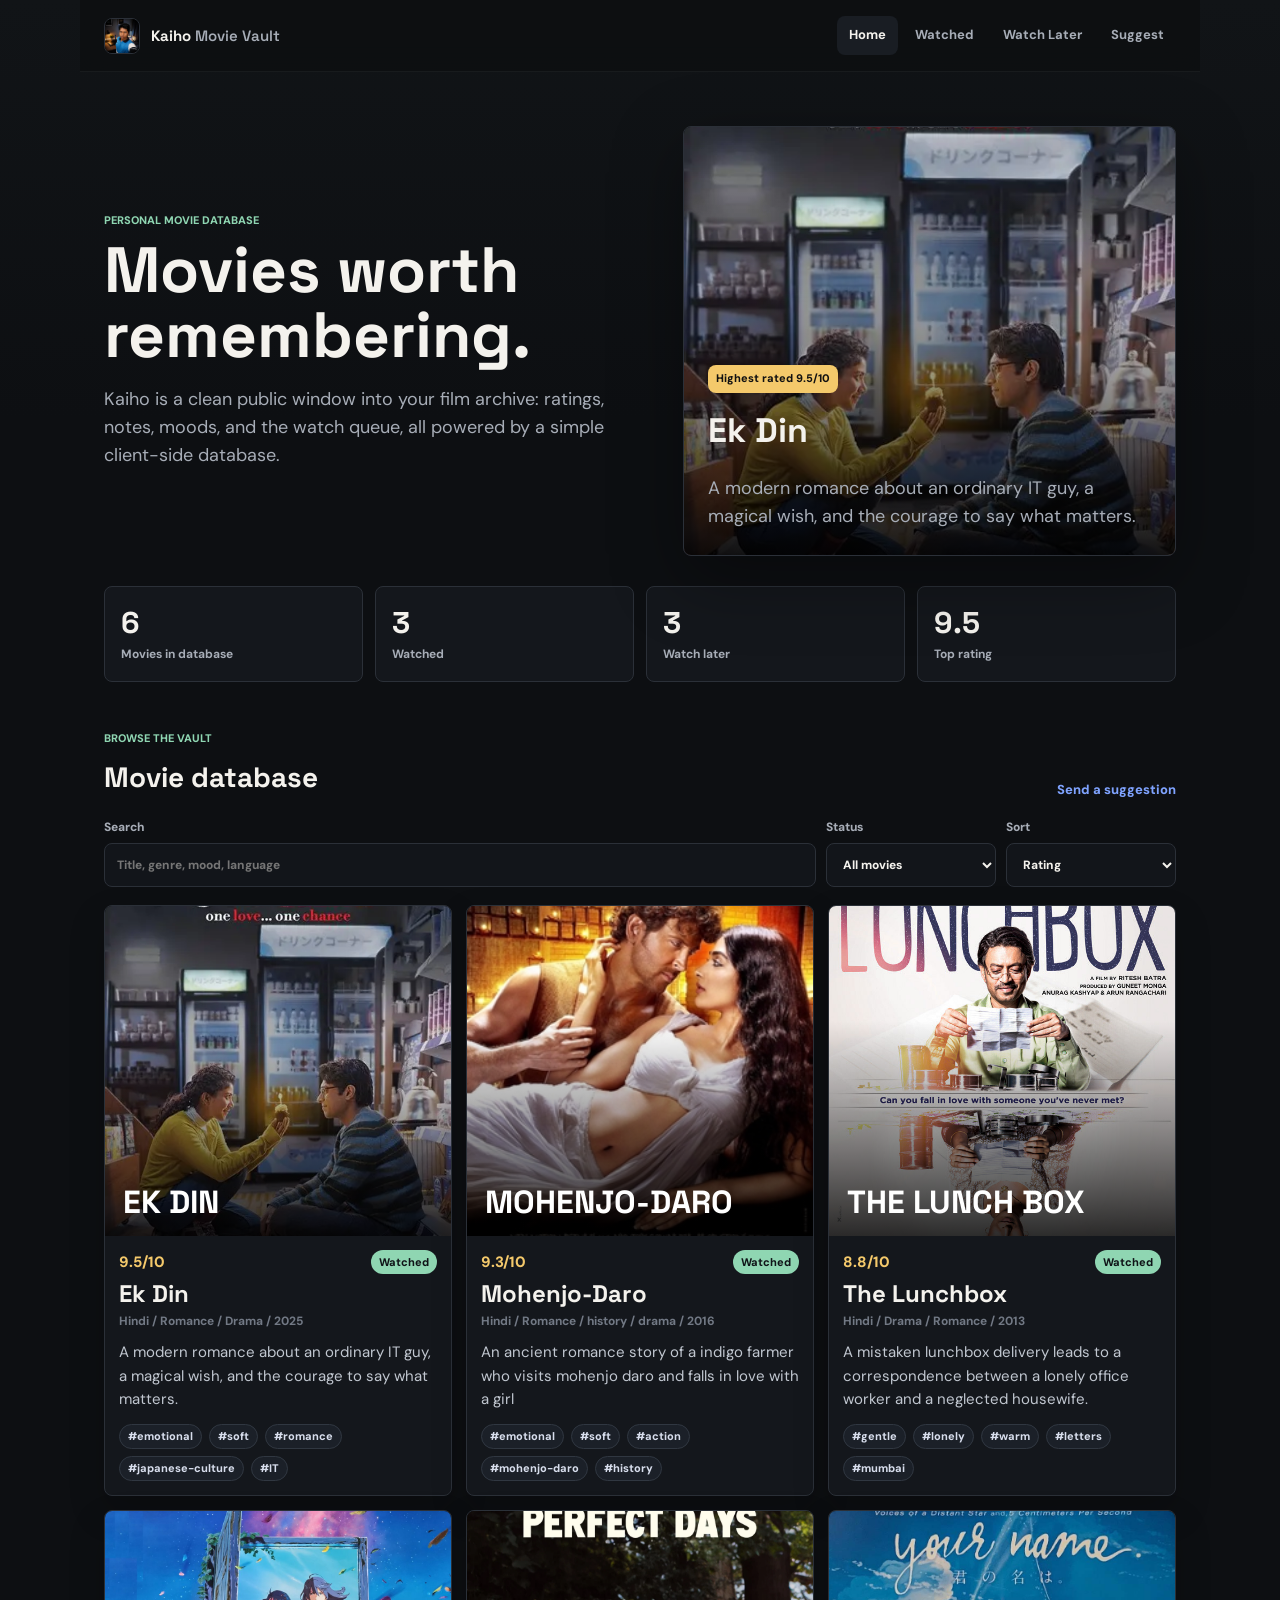
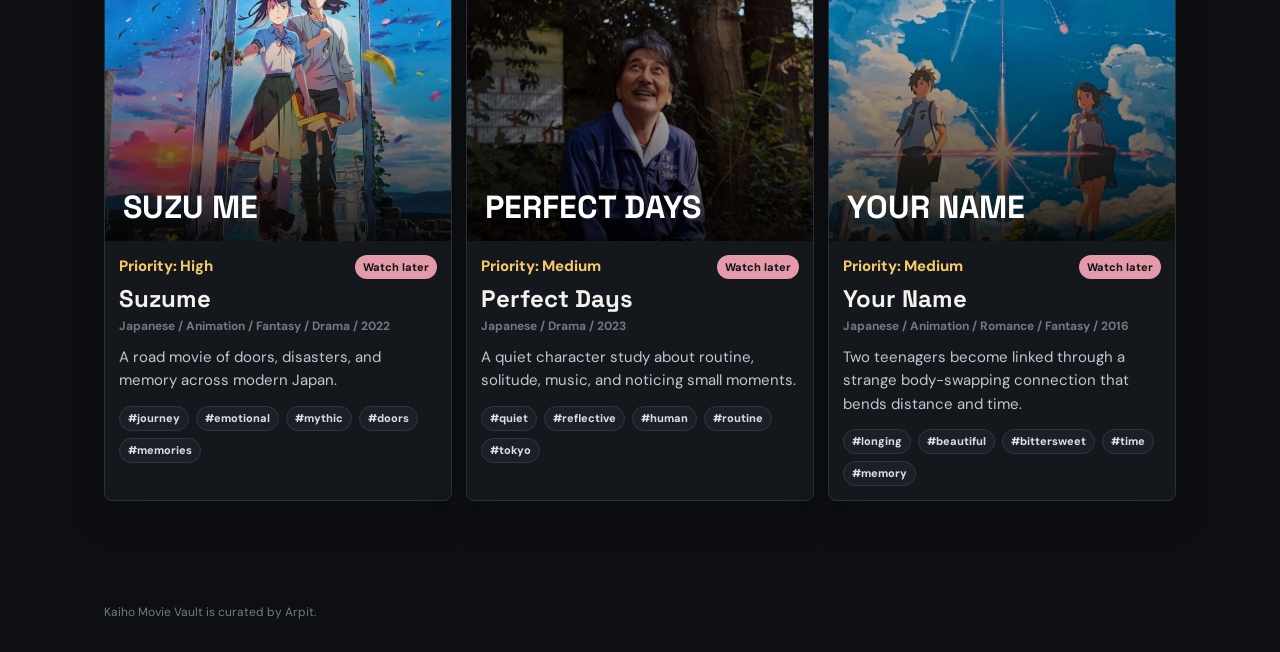
<file: index.html>
<!doctype html>
<html lang="en">
<head>
  <meta charset="utf-8">
  <meta name="viewport" content="width=device-width,initial-scale=1">
  <meta name="theme-color" content="#0d0f12">
  <meta name="description" content="Kaiho Movie Vault is a personal, read-only movie database and watch journal.">
  <title>Kaiho Movie Vault</title>

  <link rel="preconnect" href="https://fonts.googleapis.com">
  <link rel="preconnect" href="https://fonts.gstatic.com" crossorigin>
  <link href="https://fonts.googleapis.com/css2?family=DM+Sans:wght@400;500;600;700;800&family=Space+Grotesk:wght@500;600;700&display=swap" rel="stylesheet">
  <link rel="icon" href="images/kaihocore.png">
  <link rel="stylesheet" href="styles.css">
</head>
<body>
  <div class="shell">
    <header class="site-header">
      <a class="brand" href="index.html" aria-label="Kaiho Movie Vault home">
        <span class="brand-mark">
          <img src="images/kaihocore.png" alt="">
        </span>
        <span>Kaiho <b>Movie Vault</b></span>
      </a>

      <nav class="site-nav" aria-label="Main navigation">
        <a class="active" href="index.html">Home</a>
        <a href="watched.html">Watched</a>
        <a href="watch-later.html">Watch Later</a>
        <a href="suggest.html">Suggest</a>
      </nav>

      <button class="menu" type="button" aria-label="Open menu" aria-controls="mobileMenu" aria-expanded="false">Menu</button>
    </header>

    <div id="mobileMenu" class="mobile-menu" aria-label="Mobile navigation">
      <a class="active" href="index.html">Home</a>
      <a href="watched.html">Watched</a>
      <a href="watch-later.html">Watch Later</a>
      <a href="suggest.html">Suggest</a>
    </div>

    <main>
      <section class="hero home-hero">
        <div class="hero-copy">
          <p class="eyebrow">Personal movie database</p>
          <h1>Movies worth remembering.</h1>
          <p>Kaiho is a clean public window into your film archive: ratings, notes, moods, and the watch queue, all powered by a simple client-side database.</p>
        </div>
        <div class="hero-panel" data-view="spotlight"></div>
      </section>

      <section class="stats-grid" data-view="stats" aria-label="Movie vault statistics"></section>

      <section class="section-head">
        <div>
          <p class="eyebrow">Browse the vault</p>
          <h2>Movie database</h2>
        </div>
        <a href="suggest.html">Send a suggestion</a>
      </section>

      <section class="control-bar" aria-label="Movie filters">
        <label class="search-box">
          <span>Search</span>
          <input id="movieSearch" type="search" placeholder="Title, genre, mood, language">
        </label>

        <label>
          <span>Status</span>
          <select id="statusFilter">
            <option value="all">All movies</option>
            <option value="watched">Watched</option>
            <option value="watch-later">Watch later</option>
          </select>
        </label>

        <label>
          <span>Sort</span>
          <select id="sortFilter">
            <option value="rating">Rating</option>
            <option value="title">Title</option>
            <option value="year">Year</option>
            <option value="recent">Recently watched</option>
          </select>
        </label>
      </section>

      <section class="movie-grid" data-view="catalog" aria-live="polite"></section>
    </main>

    <footer>
      Kaiho Movie Vault is curated by Arpit.
    </footer>
  </div>

  <script src="app.js"></script>
</body>
</html>
</file>
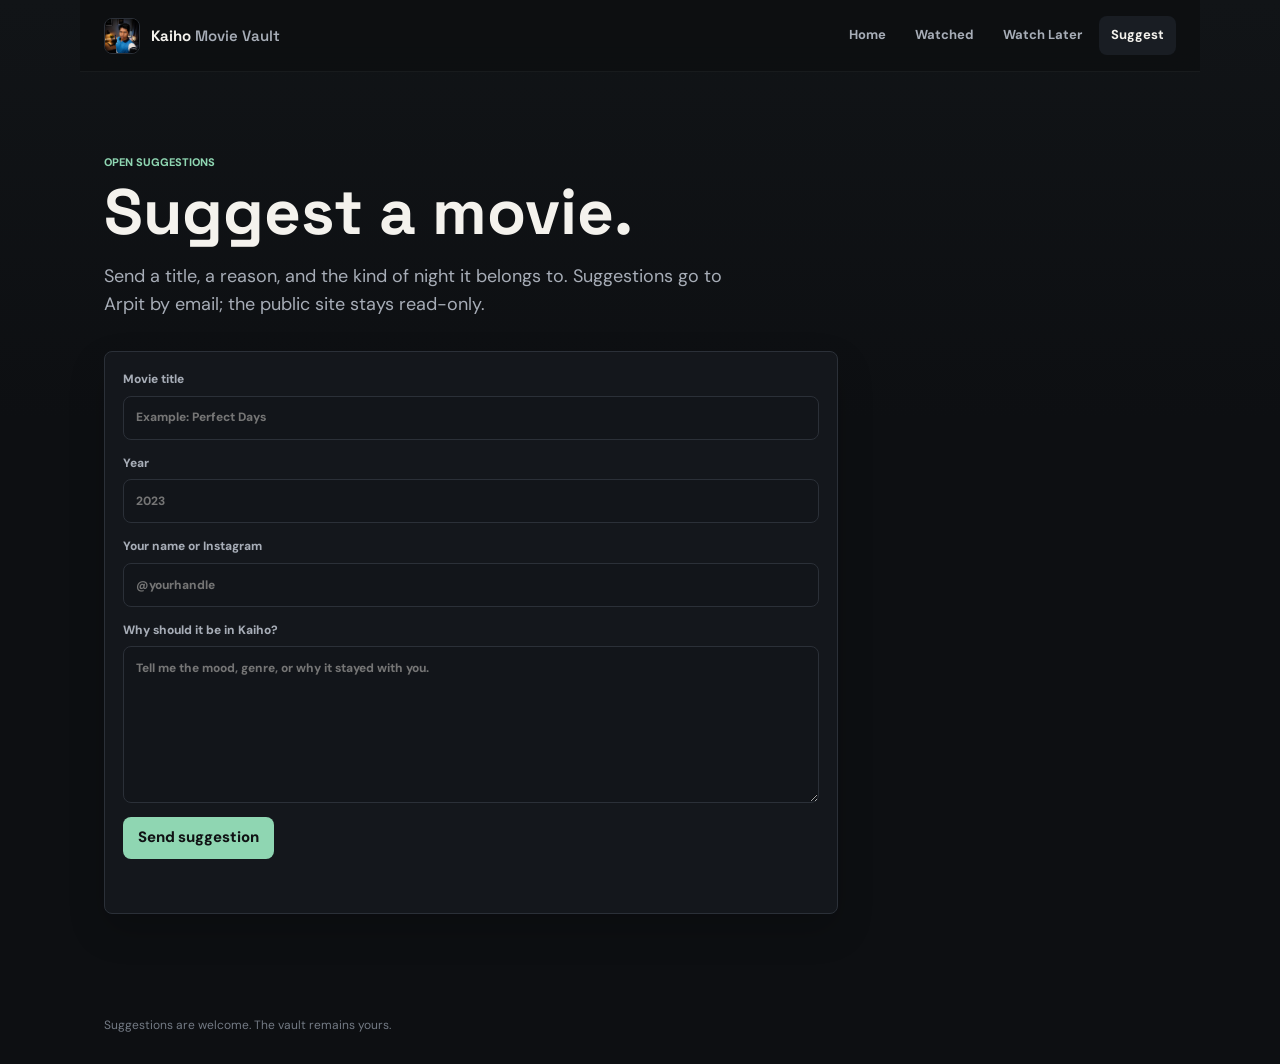
<file: suggest.html>
<!doctype html>
<html lang="en">
<head>
  <meta charset="utf-8">
  <meta name="viewport" content="width=device-width,initial-scale=1">
  <meta name="theme-color" content="#0d0f12">
  <meta name="description" content="Suggest a movie for Kaiho Movie Vault.">
  <title>Suggest | Kaiho Movie Vault</title>

  <link rel="preconnect" href="https://fonts.googleapis.com">
  <link rel="preconnect" href="https://fonts.gstatic.com" crossorigin>
  <link href="https://fonts.googleapis.com/css2?family=DM+Sans:wght@400;500;600;700;800&family=Space+Grotesk:wght@500;600;700&display=swap" rel="stylesheet">
  <link rel="icon" href="images/kaihocore.png">
  <link rel="stylesheet" href="styles.css">
</head>
<body>
  <div class="shell">
    <header class="site-header">
      <a class="brand" href="index.html" aria-label="Kaiho Movie Vault home">
        <span class="brand-mark">
          <img src="images/kaihocore.png" alt="">
        </span>
        <span>Kaiho <b>Movie Vault</b></span>
      </a>

      <nav class="site-nav" aria-label="Main navigation">
        <a href="index.html">Home</a>
        <a href="watched.html">Watched</a>
        <a href="watch-later.html">Watch Later</a>
        <a class="active" href="suggest.html">Suggest</a>
      </nav>

      <button class="menu" type="button" aria-label="Open menu" aria-controls="mobileMenu" aria-expanded="false">Menu</button>
    </header>

    <div id="mobileMenu" class="mobile-menu" aria-label="Mobile navigation">
      <a href="index.html">Home</a>
      <a href="watched.html">Watched</a>
      <a href="watch-later.html">Watch Later</a>
      <a class="active" href="suggest.html">Suggest</a>
    </div>

    <main>
      <section class="page-hero">
        <p class="eyebrow">Open suggestions</p>
        <h1>Suggest a movie.</h1>
        <p>Send a title, a reason, and the kind of night it belongs to. Suggestions go to Arpit by email; the public site stays read-only.</p>
      </section>

      <section class="suggest-layout">
        <form id="suggestionForm" class="suggestion-form">
          <label>
            <span>Movie title</span>
            <input name="title" type="text" autocomplete="off" required placeholder="Example: Perfect Days">
          </label>

          <label>
            <span>Year</span>
            <input name="year" type="text" inputmode="numeric" maxlength="4" placeholder="2023">
          </label>

          <label>
            <span>Your name or Instagram</span>
            <input name="from" type="text" autocomplete="name" placeholder="@yourhandle">
          </label>

          <label>
            <span>Why should it be in Kaiho?</span>
            <textarea name="reason" rows="7" required placeholder="Tell me the mood, genre, or why it stayed with you."></textarea>
          </label>

          <button class="btn primary" type="submit">Send suggestion</button>
          <p id="suggestionStatus" class="form-status" role="status"></p>
        </form>

       
      </section>
    </main>

    <footer>
      Suggestions are welcome. The vault remains yours.
    </footer>
  </div>

  <script src="app.js"></script>
</body>
</html>
</file>
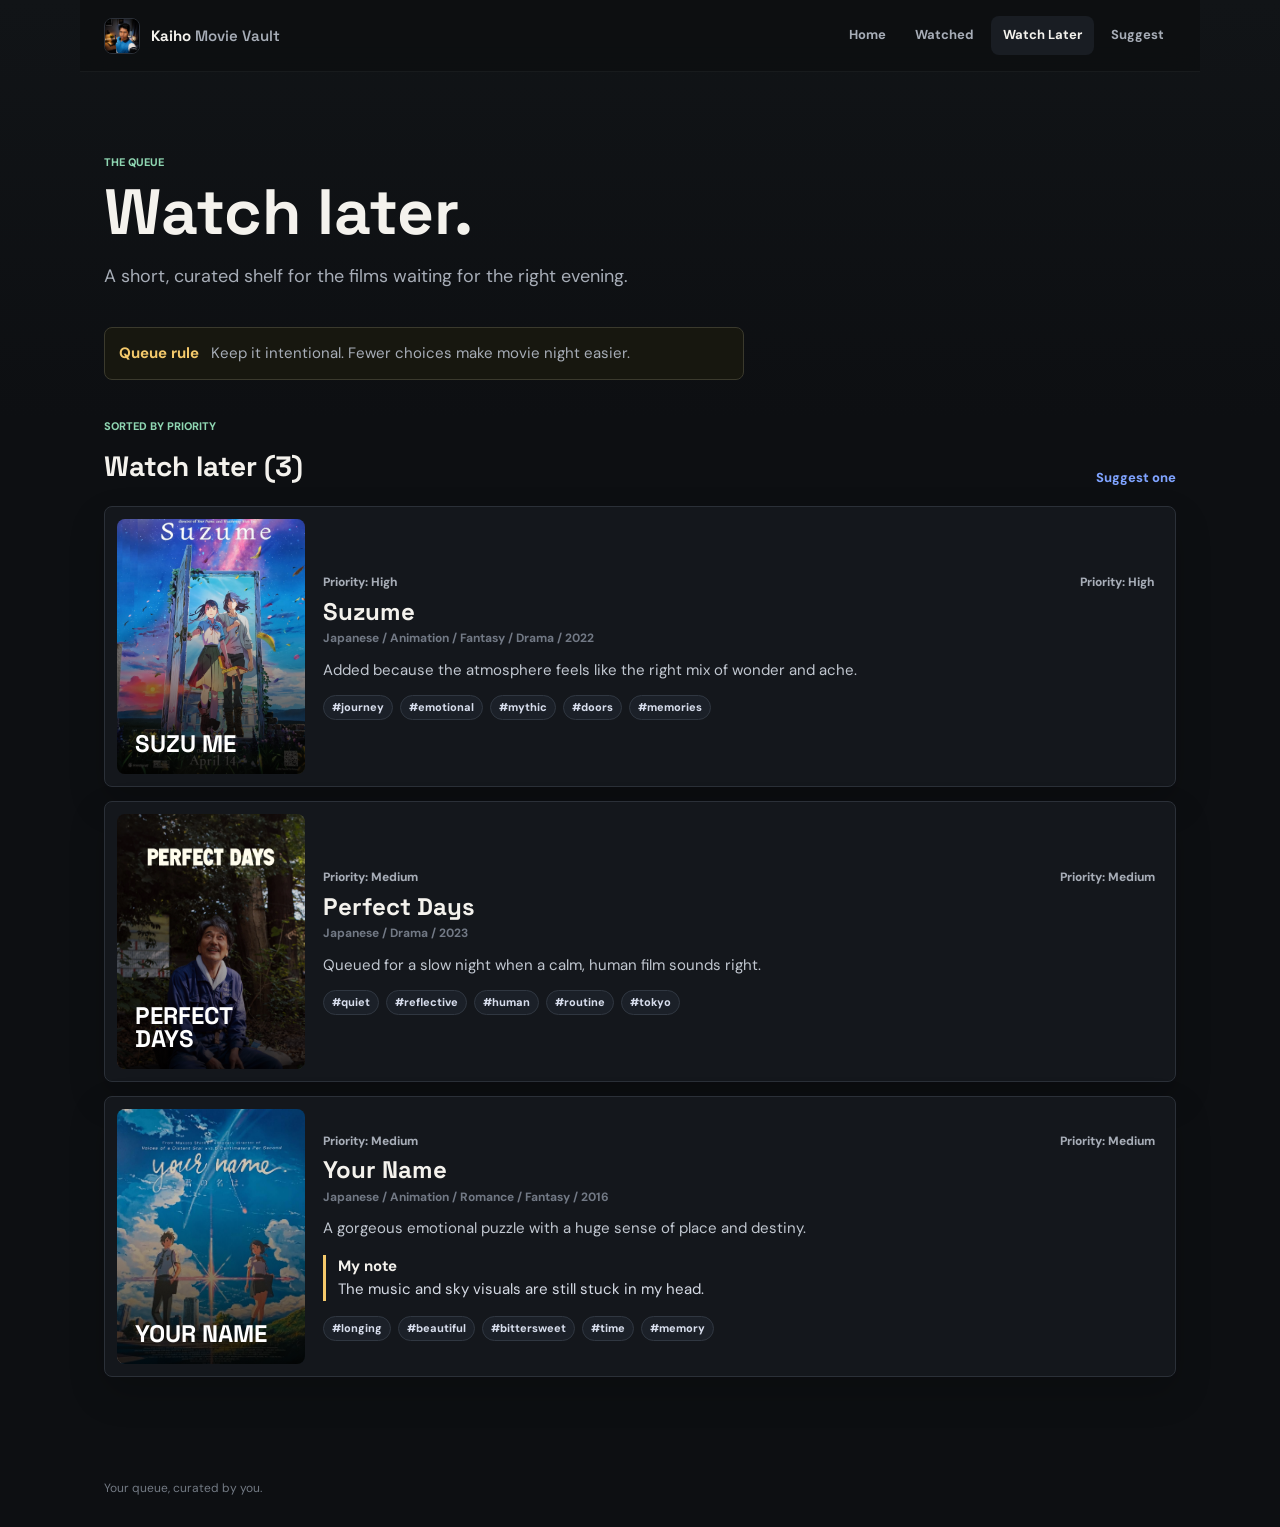
<file: watch-later.html>
<!doctype html>
<html lang="en">
<head>
  <meta charset="utf-8">
  <meta name="viewport" content="width=device-width,initial-scale=1">
  <meta name="theme-color" content="#0d0f12">
  <meta name="description" content="Watch later queue from Kaiho Movie Vault.">
  <title>Watch Later | Kaiho Movie Vault</title>

  <link rel="preconnect" href="https://fonts.googleapis.com">
  <link rel="preconnect" href="https://fonts.gstatic.com" crossorigin>
  <link href="https://fonts.googleapis.com/css2?family=DM+Sans:wght@400;500;600;700;800&family=Space+Grotesk:wght@500;600;700&display=swap" rel="stylesheet">
  <link rel="icon" href="images/kaihocore.png">
  <link rel="stylesheet" href="styles.css">
</head>
<body>
  <div class="shell">
    <header class="site-header">
      <a class="brand" href="index.html" aria-label="Kaiho Movie Vault home">
        <span class="brand-mark">
          <img src="images/kaihocore.png" alt="">
        </span>
        <span>Kaiho <b>Movie Vault</b></span>
      </a>

      <nav class="site-nav" aria-label="Main navigation">
        <a href="index.html">Home</a>
        <a href="watched.html">Watched</a>
        <a class="active" href="watch-later.html">Watch Later</a>
        <a href="suggest.html">Suggest</a>
      </nav>

      <button class="menu" type="button" aria-label="Open menu" aria-controls="mobileMenu" aria-expanded="false">Menu</button>
    </header>

    <div id="mobileMenu" class="mobile-menu" aria-label="Mobile navigation">
      <a href="index.html">Home</a>
      <a href="watched.html">Watched</a>
      <a class="active" href="watch-later.html">Watch Later</a>
      <a href="suggest.html">Suggest</a>
    </div>

    <main>
      <section class="page-hero">
        <p class="eyebrow">The queue</p>
        <h1>Watch later.</h1>
        <p>A short, curated shelf for the films waiting for the right evening.</p>
      </section>

      <section class="queue-note">
        <b>Queue rule</b>
        <span>Keep it intentional. Fewer choices make movie night easier.</span>
      </section>

      <section class="section-head compact">
        <div>
          <p class="eyebrow">Sorted by priority</p>
          <h2 data-count="watch-later">Watch later</h2>
        </div>
        <a href="suggest.html">Suggest one</a>
      </section>

      <section class="movie-list" data-view="watch-later" aria-live="polite"></section>
    </main>

    <footer>
      Your queue, curated by you.
    </footer>
  </div>

  <script src="app.js"></script>
</body>
</html>
</file>
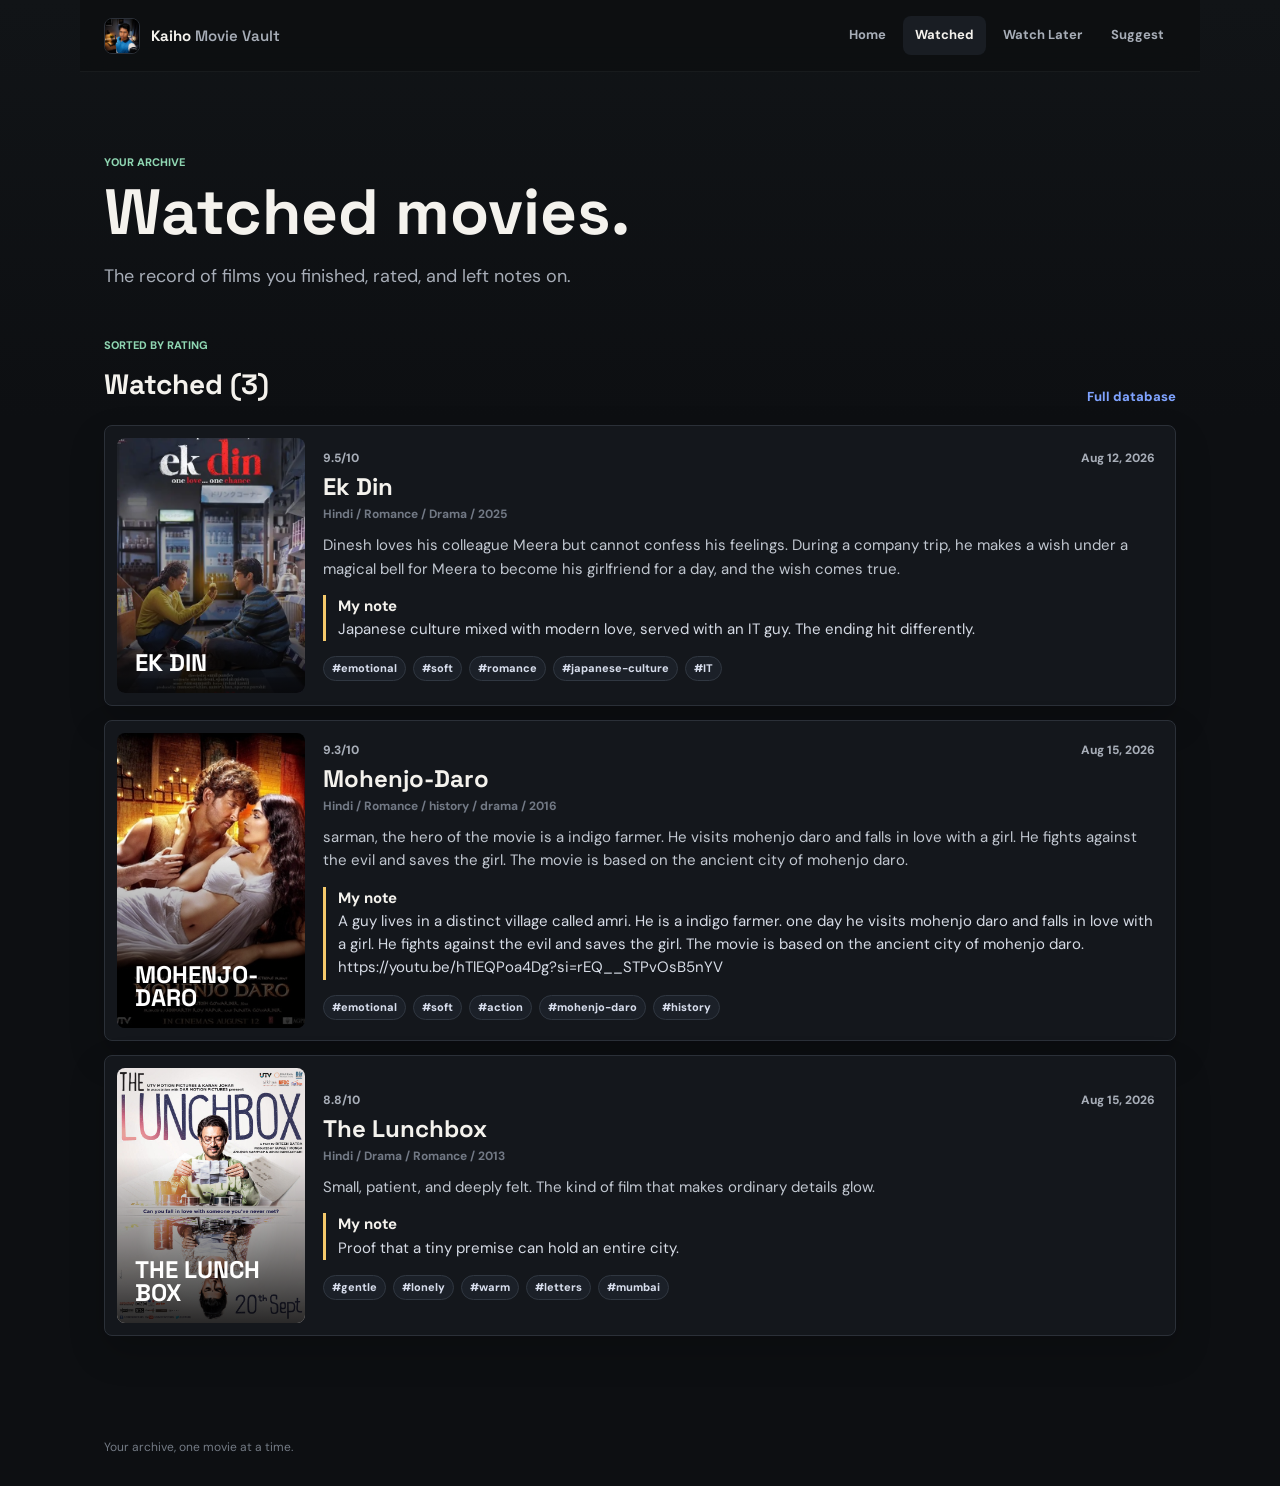
<file: watched.html>
<!doctype html>
<html lang="en">
<head>
  <meta charset="utf-8">
  <meta name="viewport" content="width=device-width,initial-scale=1">
  <meta name="theme-color" content="#0d0f12">
  <meta name="description" content="Watched movies from Kaiho Movie Vault.">
  <title>Watched | Kaiho Movie Vault</title>

  <link rel="preconnect" href="https://fonts.googleapis.com">
  <link rel="preconnect" href="https://fonts.gstatic.com" crossorigin>
  <link href="https://fonts.googleapis.com/css2?family=DM+Sans:wght@400;500;600;700;800&family=Space+Grotesk:wght@500;600;700&display=swap" rel="stylesheet">
  <link rel="icon" href="images/kaihocore.png">
  <link rel="stylesheet" href="styles.css">
</head>
<body>
  <div class="shell">
    <header class="site-header">
      <a class="brand" href="index.html" aria-label="Kaiho Movie Vault home">
        <span class="brand-mark">
          <img src="images/kaihocore.png" alt="">
        </span>
        <span>Kaiho <b>Movie Vault</b></span>
      </a>

      <nav class="site-nav" aria-label="Main navigation">
        <a href="index.html">Home</a>
        <a class="active" href="watched.html">Watched</a>
        <a href="watch-later.html">Watch Later</a>
        <a href="suggest.html">Suggest</a>
      </nav>

      <button class="menu" type="button" aria-label="Open menu" aria-controls="mobileMenu" aria-expanded="false">Menu</button>
    </header>

    <div id="mobileMenu" class="mobile-menu" aria-label="Mobile navigation">
      <a href="index.html">Home</a>
      <a class="active" href="watched.html">Watched</a>
      <a href="watch-later.html">Watch Later</a>
      <a href="suggest.html">Suggest</a>
    </div>

    <main>
      <section class="page-hero">
        <p class="eyebrow">Your archive</p>
        <h1>Watched movies.</h1>
        <p>The record of films you finished, rated, and left notes on.</p>
      </section>

      <section class="section-head compact">
        <div>
          <p class="eyebrow">Sorted by rating</p>
          <h2 data-count="watched">Watched</h2>
        </div>
        <a href="index.html">Full database</a>
      </section>

      <section class="movie-list" data-view="watched" aria-live="polite"></section>
    </main>

    <footer>
      Your archive, one movie at a time.
    </footer>
  </div>

  <script src="app.js"></script>
</body>
</html>
</file>
<file: styles.css>
* {
  box-sizing: border-box;
}

:root {
  color-scheme: dark;
  --bg: #0d0f12;
  --panel: #14171c;
  --panel-soft: #191d23;
  --surface: #f5f1e8;
  --surface-ink: #121212;
  --line: #2b3038;
  --text: #f4f2ed;
  --muted: #a7adb7;
  --subtle: #727985;
  --blue: #7fa3ff;
  --green: #8fd6b2;
  --amber: #f4c96b;
  --rose: #e49aa8;
  --shadow: 0 22px 70px rgba(0, 0, 0, 0.35);
}

html {
  scroll-behavior: smooth;
}

body {
  margin: 0;
  min-width: 320px;
  background:
    linear-gradient(180deg, #111417 0, var(--bg) 420px),
    var(--bg);
  color: var(--text);
  font: 15px/1.55 "DM Sans", system-ui, sans-serif;
}

body.menu-open {
  overflow: hidden;
}

a {
  color: inherit;
  text-decoration: none;
}

button,
input,
select,
textarea {
  font: inherit;
}

.shell {
  min-height: 100vh;
  display: flex;
  flex-direction: column;
}

.site-header {
  position: sticky;
  top: 0;
  z-index: 20;
  width: 100%;
  max-width: 1120px;
  height: 72px;
  margin: 0 auto;
  padding: 0 24px;
  display: flex;
  align-items: center;
  justify-content: space-between;
  background: rgba(13, 15, 18, 0.88);
  border-bottom: 1px solid rgba(255, 255, 255, 0.05);
  backdrop-filter: blur(16px);
}

.brand {
  display: inline-flex;
  align-items: center;
  gap: 11px;
  min-width: 0;
  font: 700 15px "Space Grotesk", system-ui, sans-serif;
}

.brand b {
  color: var(--muted);
  font-weight: 600;
}

.brand-mark {
  display: grid;
  place-items: center;
  width: 36px;
  height: 36px;
  overflow: hidden;
  border-radius: 8px;
  background: #20242b;
  border: 1px solid var(--line);
}

.brand-mark img {
  width: 100%;
  height: 100%;
  object-fit: cover;
}

.site-nav {
  display: flex;
  align-items: center;
  gap: 5px;
}

.site-nav a,
.mobile-menu a {
  color: var(--muted);
  padding: 9px 12px;
  border-radius: 8px;
  font-size: 13px;
  font-weight: 700;
}

.site-nav a:hover,
.site-nav a.active,
.mobile-menu a.active {
  color: var(--text);
  background: var(--panel-soft);
}

.menu {
  display: none;
  border: 1px solid var(--line);
  border-radius: 8px;
  background: var(--panel);
  color: var(--text);
  padding: 8px 11px;
  font-size: 12px;
  font-weight: 800;
}

.mobile-menu {
  display: none;
}

.mobile-menu.open {
  position: fixed;
  top: 70px;
  left: 12px;
  right: 12px;
  z-index: 30;
  display: grid;
  gap: 4px;
  padding: 8px;
  background: #15181e;
  border: 1px solid var(--line);
  border-radius: 8px;
  box-shadow: var(--shadow);
}

main {
  width: 100%;
  max-width: 1120px;
  margin: 0 auto;
  padding: 54px 24px 82px;
  flex: 1;
}

.hero {
  display: grid;
  grid-template-columns: minmax(0, 1.05fr) minmax(330px, 0.95fr);
  gap: 34px;
  align-items: stretch;
  min-height: 430px;
}

.home-hero {
  margin-bottom: 30px;
}

.hero-copy {
  display: flex;
  flex-direction: column;
  justify-content: center;
  padding: 32px 0;
}

.eyebrow {
  margin: 0 0 9px;
  color: var(--green);
  font-size: 11px;
  font-weight: 800;
  letter-spacing: 0;
  text-transform: uppercase;
}

h1,
h2,
h3,
p {
  overflow-wrap: anywhere;
}

h1,
h2,
h3 {
  font-family: "Space Grotesk", system-ui, sans-serif;
  letter-spacing: 0;
}

.hero h1,
.page-hero h1 {
  max-width: 720px;
  margin: 0;
  font-size: 64px;
  line-height: 1.02;
}

.hero p:not(.eyebrow),
.page-hero p:not(.eyebrow) {
  max-width: 640px;
  margin: 18px 0 0;
  color: var(--muted);
  font-size: 18px;
}

.hero-panel {
  min-height: 420px;
}

.spotlight {
  position: relative;
  height: 100%;
  min-height: 420px;
  overflow: hidden;
  display: grid;
  align-content: end;
  border: 1px solid var(--line);
  border-radius: 8px;
  background: var(--panel);
  box-shadow: var(--shadow);
}

.spotlight .poster-art {
  position: absolute;
  inset: 0;
  border-radius: 0;
}

.spotlight .poster-art::after {
  background:
    linear-gradient(180deg, transparent 15%, rgba(0, 0, 0, 0.26) 46%, rgba(0, 0, 0, 0.9) 100%);
}

.spotlight .poster-title {
  display: none;
}

.spotlight-content {
  position: relative;
  z-index: 2;
  padding: 24px;
}

.spotlight-kicker {
  display: inline-flex;
  align-items: center;
  gap: 7px;
  margin-bottom: 12px;
  color: #111;
  background: var(--amber);
  border-radius: 8px;
  padding: 5px 8px;
  font-size: 11px;
  font-weight: 800;
}

.spotlight h2 {
  margin: 0 0 6px;
  font-size: 34px;
}

.spotlight p {
  max-width: 430px;
  margin: 0;
  color: #d8dde7;
}

.stats-grid {
  display: grid;
  grid-template-columns: repeat(4, minmax(0, 1fr));
  gap: 12px;
  margin: 26px 0 48px;
}

.stat {
  padding: 16px;
  border: 1px solid var(--line);
  border-radius: 8px;
  background: var(--panel);
}

.stat strong {
  display: block;
  font: 700 30px "Space Grotesk", system-ui, sans-serif;
}

.stat span {
  color: var(--muted);
  font-size: 12px;
  font-weight: 700;
}

.section-head {
  display: flex;
  align-items: end;
  justify-content: space-between;
  gap: 18px;
  margin: 28px 0 18px;
}

.section-head.compact {
  margin-top: 38px;
}

.section-head h2 {
  margin: 0;
  font-size: 28px;
}

.section-head a {
  color: var(--blue);
  font-size: 13px;
  font-weight: 800;
}

.control-bar {
  display: grid;
  grid-template-columns: minmax(230px, 1fr) 170px 170px;
  gap: 10px;
  margin-bottom: 18px;
}

label {
  display: grid;
  gap: 7px;
  color: var(--muted);
  font-size: 12px;
  font-weight: 800;
}

input,
select,
textarea {
  width: 100%;
  border: 1px solid var(--line);
  border-radius: 8px;
  background: #12151a;
  color: var(--text);
  outline: none;
}

input,
select {
  min-height: 44px;
  padding: 0 12px;
}

textarea {
  resize: vertical;
  min-height: 154px;
  padding: 12px;
}

input:focus,
select:focus,
textarea:focus {
  border-color: var(--blue);
  box-shadow: 0 0 0 3px rgba(127, 163, 255, 0.14);
}

.movie-grid {
  display: grid;
  grid-template-columns: repeat(3, minmax(0, 1fr));
  gap: 14px;
}

.movie-list {
  display: grid;
  gap: 14px;
}

.movie-card,
.movie-row,
.suggest-card,
.suggestion-form {
  border: 1px solid var(--line);
  border-radius: 8px;
  background: var(--panel);
  box-shadow: 0 16px 36px rgba(0, 0, 0, 0.18);
}

.movie-card {
  overflow: hidden;
}

.movie-card-body {
  padding: 14px;
}

.poster-art {
  position: relative;
  min-height: 330px;
  overflow: hidden;
  display: grid;
  align-content: end;
  padding: 18px;
  background:
    linear-gradient(145deg, var(--accent-one, #2d3748), var(--accent-two, #725d68)),
    #222;
}

.poster-art.has-image {
  background: #16191e;
}

.poster-art img {
  position: absolute;
  inset: 0;
  width: 100%;
  height: 100%;
  object-fit: cover;
}

.poster-art::after {
  content: "";
  position: absolute;
  inset: 0;
  background: linear-gradient(180deg, transparent 35%, rgba(0, 0, 0, 0.82));
}

.poster-title {
  position: relative;
  z-index: 1;
  max-width: 13ch;
  color: white;
  font: 700 32px/0.98 "Space Grotesk", system-ui, sans-serif;
  text-transform: uppercase;
}

.movie-card h3,
.movie-row h2 {
  margin: 7px 0 4px;
  font-size: 24px;
  line-height: 1.1;
}

.meta {
  margin: 0 0 11px;
  color: var(--subtle);
  font-size: 12px;
  font-weight: 700;
}

.summary {
  margin: 0 0 13px;
  color: #c1c7d0;
}

.rating-line,
.rowtop,
.tag-list,
.movie-facts {
  display: flex;
  align-items: center;
  flex-wrap: wrap;
  gap: 7px;
}

.rating-line {
  justify-content: space-between;
  color: var(--amber);
  font-weight: 800;
}

.status-pill,
.fact,
.tag-list span {
  display: inline-flex;
  align-items: center;
  min-height: 24px;
  border-radius: 999px;
  padding: 3px 8px;
  font-size: 11px;
  font-weight: 800;
}

.status-pill {
  color: #101418;
  background: var(--green);
}

.status-pill.queue {
  background: var(--rose);
}

.fact,
.tag-list span {
  color: #d7ddec;
  background: #1b2028;
  border: 1px solid #303741;
}

.tag-list {
  margin-top: 12px;
}

.movie-row {
  display: grid;
  grid-template-columns: 188px minmax(0, 1fr);
  gap: 18px;
  padding: 12px;
}

.movie-row .poster-art {
  min-height: 255px;
  border-radius: 8px;
}

.movie-row .poster-title {
  font-size: 24px;
}

.row-info {
  align-self: center;
  padding: 8px 8px 8px 0;
}

.rowtop {
  justify-content: space-between;
  color: var(--muted);
  font-size: 12px;
  font-weight: 800;
}

.note {
  margin-top: 14px;
  padding-left: 12px;
  color: #d6dbe5;
  border-left: 3px solid var(--amber);
}

.note b {
  color: var(--text);
}

.page-hero {
  max-width: 760px;
  padding: 28px 0 8px;
}

.queue-note {
  display: flex;
  gap: 12px;
  align-items: center;
  max-width: 640px;
  margin: 28px 0 8px;
  padding: 14px;
  border: 1px solid #3b3a2d;
  border-radius: 8px;
  background: #17170f;
}

.queue-note b {
  color: var(--amber);
}

.queue-note span {
  color: var(--muted);
}

.suggest-layout {
  display: grid;
  grid-template-columns: minmax(0, 1fr) 320px;
  gap: 18px;
  align-items: start;
  margin-top: 24px;
}

.suggestion-form,
.suggest-card {
  padding: 18px;
}

.suggestion-form {
  display: grid;
  gap: 14px;
}

.suggest-card h2 {
  margin: 0 0 10px;
  font-size: 28px;
}

.suggest-card p:not(.eyebrow) {
  margin: 0;
  color: var(--muted);
}

code {
  color: var(--green);
}

.btn {
  display: inline-flex;
  align-items: center;
  justify-content: center;
  width: fit-content;
  min-height: 42px;
  border: 0;
  border-radius: 8px;
  padding: 0 15px;
  color: #101214;
  background: var(--surface);
  font-weight: 800;
  cursor: pointer;
}

.btn.primary {
  background: var(--green);
}

.btn:hover {
  filter: brightness(1.04);
}

.form-status {
  min-height: 22px;
  margin: 0;
  color: var(--muted);
}

.empty-state,
.load-error {
  padding: 20px;
  border: 1px solid var(--line);
  border-radius: 8px;
  background: var(--panel);
  color: var(--muted);
}

footer {
  width: 100%;
  max-width: 1120px;
  margin: 0 auto;
  padding: 20px 24px 30px;
  color: #737a84;
  font-size: 12px;
}

@media (max-width: 900px) {
  .hero,
  .suggest-layout {
    grid-template-columns: 1fr;
  }

  .hero {
    min-height: 0;
  }

  .hero-panel,
  .spotlight {
    min-height: 390px;
  }

  .stats-grid,
  .movie-grid {
    grid-template-columns: repeat(2, minmax(0, 1fr));
  }

  .control-bar {
    grid-template-columns: 1fr 1fr;
  }

  .search-box {
    grid-column: 1 / -1;
  }
}

@media (max-width: 680px) {
  .site-header {
    height: 64px;
    padding: 0 16px;
  }

  .site-nav {
    display: none;
  }

  .menu {
    display: inline-flex;
  }

  main {
    padding: 34px 16px 58px;
  }

  .hero h1,
  .page-hero h1 {
    font-size: 42px;
  }

  .hero p:not(.eyebrow),
  .page-hero p:not(.eyebrow) {
    font-size: 16px;
  }

  .section-head {
    align-items: start;
    flex-direction: column;
  }

  .control-bar,
  .stats-grid,
  .movie-grid {
    grid-template-columns: 1fr;
  }

  .movie-row {
    grid-template-columns: 96px minmax(0, 1fr);
    gap: 12px;
    padding: 10px;
  }

  .movie-row .poster-art {
    min-height: 150px;
    padding: 10px;
  }

  .movie-row .poster-title {
    font-size: 15px;
  }

  .row-info {
    padding: 0;
  }

  .movie-row h2 {
    font-size: 21px;
  }

  .movie-row .summary,
  .movie-row .tag-list {
    display: none;
  }

  .rowtop {
    align-items: flex-start;
    flex-direction: column;
    gap: 5px;
  }

  footer {
    padding: 18px 16px 28px;
  }
}
</file>
